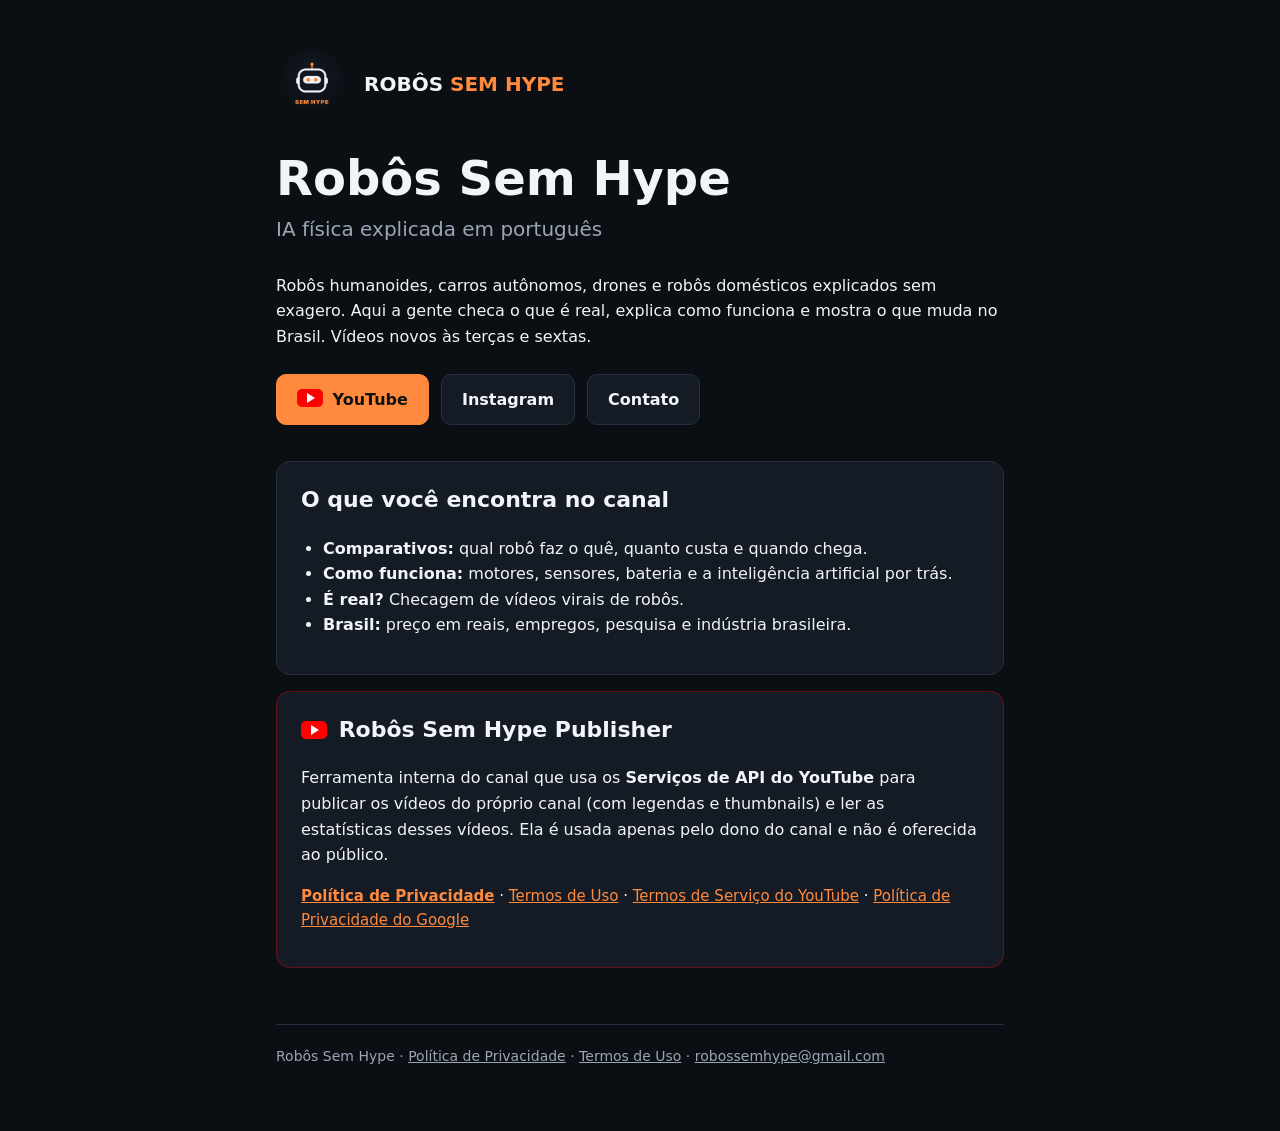
<file: index.html>
<!doctype html>
<html lang="pt-BR">
<head>
  <meta charset="utf-8">
  <meta name="viewport" content="width=device-width, initial-scale=1">
  <title>Robôs Sem Hype</title>
  <meta name="description" content="Robôs humanoides e IA física explicados em português, sem exagero.">
  <link rel="icon" href="logo.png">
  <link rel="stylesheet" href="estilo.css?v=2">
</head>
<body>
  <main class="conteudo">
    <div class="topo">
      <img src="logo.png" alt="Logo do Robôs Sem Hype">
      <a href="./" class="marca">ROBÔS <span>SEM HYPE</span></a>
    </div>

    <h1>Robôs Sem Hype</h1>
    <p class="slogan">IA física explicada em português</p>

    <p>
      Robôs humanoides, carros autônomos, drones e robôs domésticos explicados sem exagero.
      Aqui a gente checa o que é real, explica como funciona e mostra o que muda no Brasil.
      Vídeos novos às terças e sextas.
    </p>

    <div class="botoes">
      <a class="botao principal" href="https://www.youtube.com/@robossemhype"><span class="yt-icone" aria-hidden="true"></span> YouTube</a>
      <a class="botao" href="https://www.instagram.com/robossemhype/">Instagram</a>
      <a class="botao" href="mailto:robossemhype@gmail.com">Contato</a>
    </div>

    <div class="cartao">
      <h2 style="margin-top:0">O que você encontra no canal</h2>
      <ul>
        <li><strong>Comparativos:</strong> qual robô faz o quê, quanto custa e quando chega.</li>
        <li><strong>Como funciona:</strong> motores, sensores, bateria e a inteligência artificial por trás.</li>
        <li><strong>É real?</strong> Checagem de vídeos virais de robôs.</li>
        <li><strong>Brasil:</strong> preço em reais, empregos, pesquisa e indústria brasileira.</li>
      </ul>
    </div>

    <div class="cartao ferramenta">
      <h2 style="margin-top:0"><span class="yt-icone" aria-hidden="true"></span> Robôs Sem Hype Publisher</h2>
      <p>
        Ferramenta interna do canal que usa os <strong>Serviços de API do YouTube</strong> para publicar
        os vídeos do próprio canal (com legendas e thumbnails) e ler as estatísticas desses vídeos.
        Ela é usada apenas pelo dono do canal e não é oferecida ao público.
      </p>
      <p class="links-legais">
        <a href="privacidade.html"><strong>Política de Privacidade</strong></a> ·
        <a href="termos.html">Termos de Uso</a> ·
        <a href="https://www.youtube.com/t/terms">Termos de Serviço do YouTube</a> ·
        <a href="https://policies.google.com/privacy">Política de Privacidade do Google</a>
      </p>
    </div>

    <footer class="rodape">
      Robôs Sem Hype · <a href="privacidade.html">Política de Privacidade</a> ·
      <a href="termos.html">Termos de Uso</a> · <a href="mailto:robossemhype@gmail.com">robossemhype@gmail.com</a>
    </footer>
  </main>
</body>
</html>
</file>
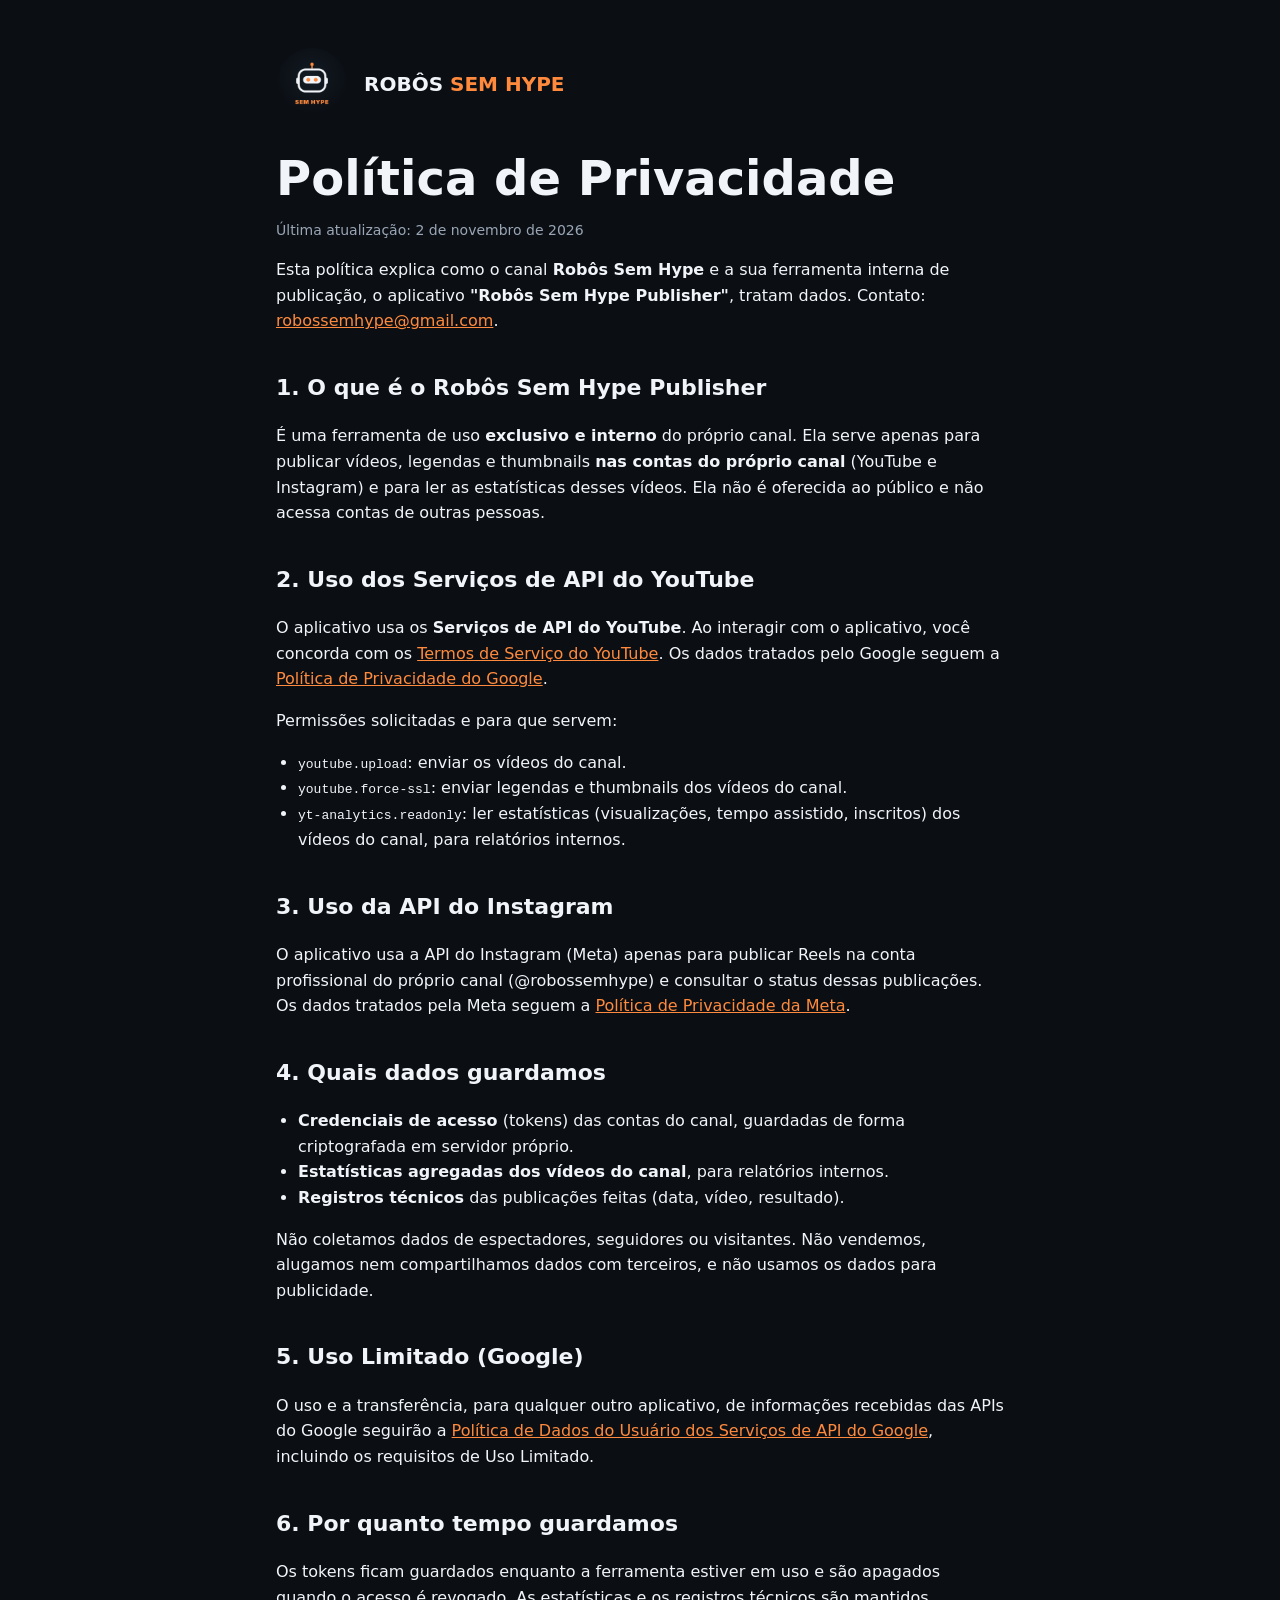
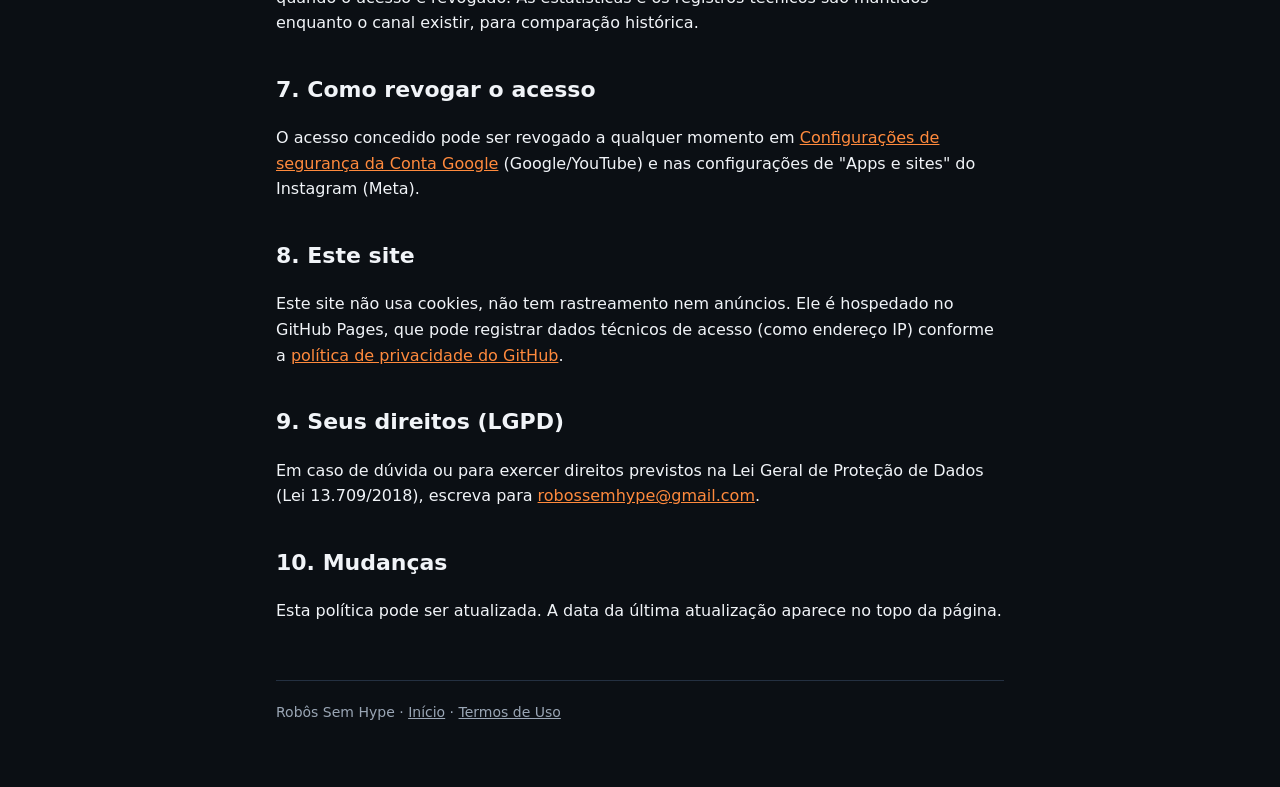
<file: privacidade.html>
<!doctype html>
<html lang="pt-BR">
<head>
  <meta charset="utf-8">
  <meta name="viewport" content="width=device-width, initial-scale=1">
  <title>Política de Privacidade · Robôs Sem Hype</title>
  <link rel="icon" href="logo.png">
  <link rel="stylesheet" href="estilo.css?v=2">
</head>
<body>
  <main class="conteudo">
    <div class="topo">
      <img src="logo.png" alt="Logo do Robôs Sem Hype">
      <a href="./" class="marca">ROBÔS <span>SEM HYPE</span></a>
    </div>

    <h1>Política de Privacidade</h1>
    <p class="atualizado">Última atualização: 2 de novembro de 2026</p>

    <p>
      Esta política explica como o canal <strong>Robôs Sem Hype</strong> e a sua ferramenta interna de
      publicação, o aplicativo <strong>"Robôs Sem Hype Publisher"</strong>, tratam dados.
      Contato: <a href="mailto:robossemhype@gmail.com">robossemhype@gmail.com</a>.
    </p>

    <h2>1. O que é o Robôs Sem Hype Publisher</h2>
    <p>
      É uma ferramenta de uso <strong>exclusivo e interno</strong> do próprio canal. Ela serve apenas para
      publicar vídeos, legendas e thumbnails <strong>nas contas do próprio canal</strong> (YouTube e Instagram)
      e para ler as estatísticas desses vídeos. Ela não é oferecida ao público e não acessa contas de outras pessoas.
    </p>

    <h2>2. Uso dos Serviços de API do YouTube</h2>
    <p>
      O aplicativo usa os <strong>Serviços de API do YouTube</strong>. Ao interagir com o aplicativo, você concorda
      com os <a href="https://www.youtube.com/t/terms">Termos de Serviço do YouTube</a>. Os dados tratados pelo Google
      seguem a <a href="https://policies.google.com/privacy">Política de Privacidade do Google</a>.
    </p>
    <p>Permissões solicitadas e para que servem:</p>
    <ul>
      <li><code>youtube.upload</code>: enviar os vídeos do canal.</li>
      <li><code>youtube.force-ssl</code>: enviar legendas e thumbnails dos vídeos do canal.</li>
      <li><code>yt-analytics.readonly</code>: ler estatísticas (visualizações, tempo assistido, inscritos) dos vídeos do canal, para relatórios internos.</li>
    </ul>

    <h2>3. Uso da API do Instagram</h2>
    <p>
      O aplicativo usa a API do Instagram (Meta) apenas para publicar Reels na conta profissional do próprio canal
      (@robossemhype) e consultar o status dessas publicações. Os dados tratados pela Meta seguem a
      <a href="https://privacycenter.instagram.com/policy">Política de Privacidade da Meta</a>.
    </p>

    <h2>4. Quais dados guardamos</h2>
    <ul>
      <li><strong>Credenciais de acesso</strong> (tokens) das contas do canal, guardadas de forma criptografada em servidor próprio.</li>
      <li><strong>Estatísticas agregadas dos vídeos do canal</strong>, para relatórios internos.</li>
      <li><strong>Registros técnicos</strong> das publicações feitas (data, vídeo, resultado).</li>
    </ul>
    <p>
      Não coletamos dados de espectadores, seguidores ou visitantes. Não vendemos, alugamos nem compartilhamos dados
      com terceiros, e não usamos os dados para publicidade.
    </p>

    <h2>5. Uso Limitado (Google)</h2>
    <p>
      O uso e a transferência, para qualquer outro aplicativo, de informações recebidas das APIs do Google seguirão a
      <a href="https://developers.google.com/terms/api-services-user-data-policy">Política de Dados do Usuário dos Serviços de API do Google</a>,
      incluindo os requisitos de Uso Limitado.
    </p>

    <h2>6. Por quanto tempo guardamos</h2>
    <p>
      Os tokens ficam guardados enquanto a ferramenta estiver em uso e são apagados quando o acesso é revogado.
      As estatísticas e os registros técnicos são mantidos enquanto o canal existir, para comparação histórica.
    </p>

    <h2>7. Como revogar o acesso</h2>
    <p>
      O acesso concedido pode ser revogado a qualquer momento em
      <a href="https://myaccount.google.com/permissions">Configurações de segurança da Conta Google</a>
      (Google/YouTube) e nas configurações de "Apps e sites" do Instagram (Meta).
    </p>

    <h2>8. Este site</h2>
    <p>
      Este site não usa cookies, não tem rastreamento nem anúncios. Ele é hospedado no GitHub Pages, que pode registrar
      dados técnicos de acesso (como endereço IP) conforme a
      <a href="https://docs.github.com/pt/site-policy/privacy-policies/github-general-privacy-statement">política de privacidade do GitHub</a>.
    </p>

    <h2>9. Seus direitos (LGPD)</h2>
    <p>
      Em caso de dúvida ou para exercer direitos previstos na Lei Geral de Proteção de Dados (Lei 13.709/2018),
      escreva para <a href="mailto:robossemhype@gmail.com">robossemhype@gmail.com</a>.
    </p>

    <h2>10. Mudanças</h2>
    <p>Esta política pode ser atualizada. A data da última atualização aparece no topo da página.</p>

    <footer class="rodape">
      Robôs Sem Hype · <a href="./">Início</a> · <a href="termos.html">Termos de Uso</a>
    </footer>
  </main>
</body>
</html>
</file>
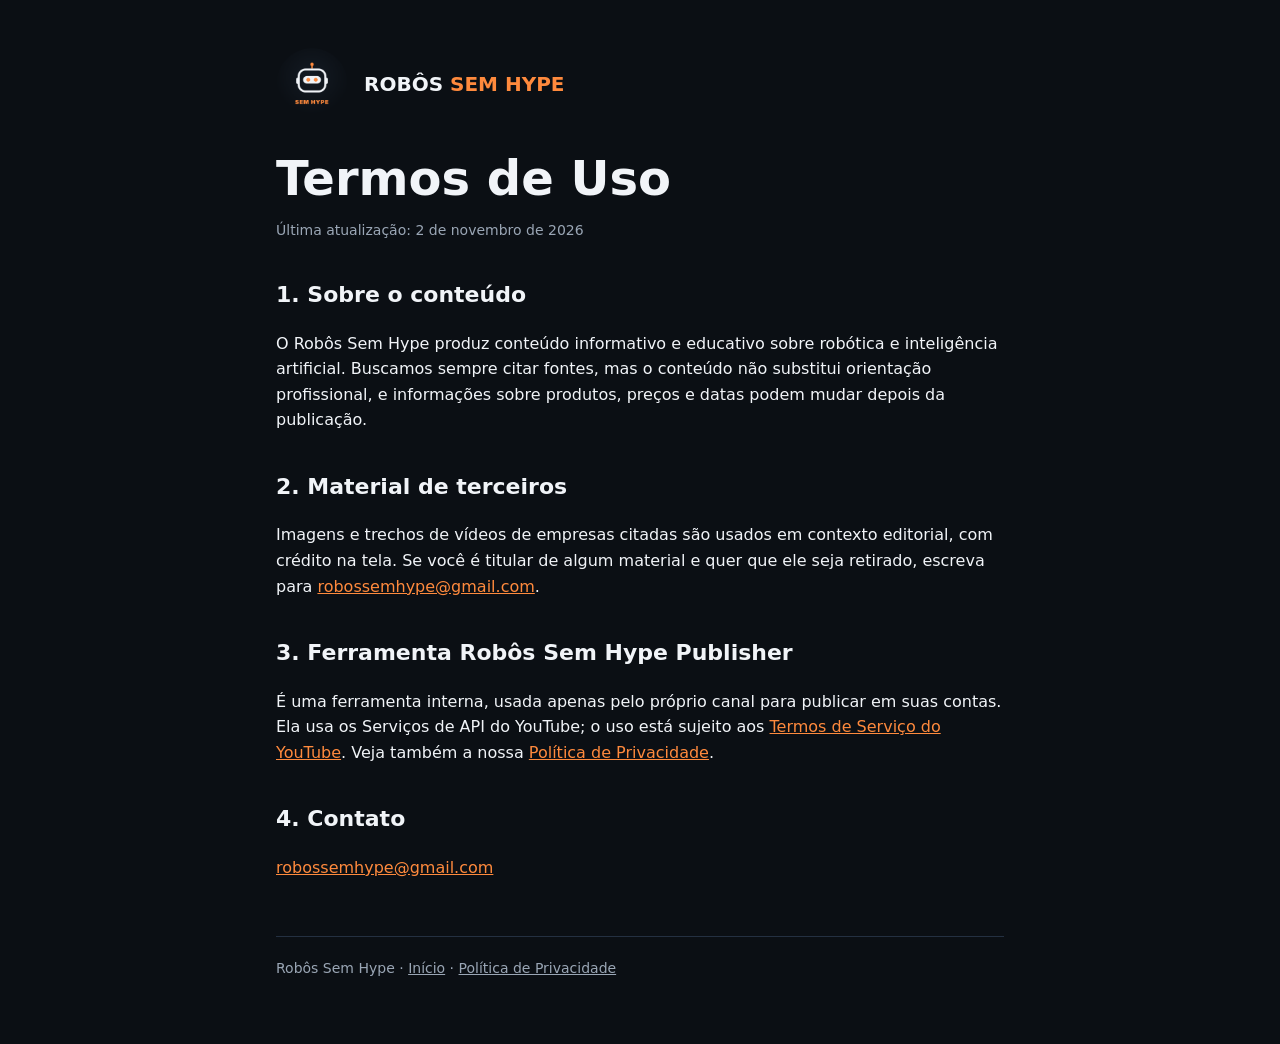
<file: termos.html>
<!doctype html>
<html lang="pt-BR">
<head>
  <meta charset="utf-8">
  <meta name="viewport" content="width=device-width, initial-scale=1">
  <title>Termos de Uso · Robôs Sem Hype</title>
  <link rel="icon" href="logo.png">
  <link rel="stylesheet" href="estilo.css?v=2">
</head>
<body>
  <main class="conteudo">
    <div class="topo">
      <img src="logo.png" alt="Logo do Robôs Sem Hype">
      <a href="./" class="marca">ROBÔS <span>SEM HYPE</span></a>
    </div>

    <h1>Termos de Uso</h1>
    <p class="atualizado">Última atualização: 2 de novembro de 2026</p>

    <h2>1. Sobre o conteúdo</h2>
    <p>
      O Robôs Sem Hype produz conteúdo informativo e educativo sobre robótica e inteligência artificial.
      Buscamos sempre citar fontes, mas o conteúdo não substitui orientação profissional, e informações
      sobre produtos, preços e datas podem mudar depois da publicação.
    </p>

    <h2>2. Material de terceiros</h2>
    <p>
      Imagens e trechos de vídeos de empresas citadas são usados em contexto editorial, com crédito na tela.
      Se você é titular de algum material e quer que ele seja retirado, escreva para
      <a href="mailto:robossemhype@gmail.com">robossemhype@gmail.com</a>.
    </p>

    <h2>3. Ferramenta Robôs Sem Hype Publisher</h2>
    <p>
      É uma ferramenta interna, usada apenas pelo próprio canal para publicar em suas contas.
      Ela usa os Serviços de API do YouTube; o uso está sujeito aos
      <a href="https://www.youtube.com/t/terms">Termos de Serviço do YouTube</a>.
      Veja também a nossa <a href="privacidade.html">Política de Privacidade</a>.
    </p>

    <h2>4. Contato</h2>
    <p><a href="mailto:robossemhype@gmail.com">robossemhype@gmail.com</a></p>

    <footer class="rodape">
      Robôs Sem Hype · <a href="./">Início</a> · <a href="privacidade.html">Política de Privacidade</a>
    </footer>
  </main>
</body>
</html>
</file>
<file: estilo.css>
:root {
  --fundo: #0b0f14;
  --fundo2: #141b24;
  --texto: #f1f4f8;
  --suave: #9aa6b5;
  --destaque: #ff8a3d;
  --borda: #243041;
}
* { box-sizing: border-box; }
body {
  margin: 0;
  background: var(--fundo);
  color: var(--texto);
  font-family: "Inter", system-ui, -apple-system, "Segoe UI", Roboto, sans-serif;
  line-height: 1.6;
}
a { color: var(--destaque); }
.conteudo { max-width: 760px; margin: 0 auto; padding: 48px 16px 64px; }
.topo { display: flex; align-items: center; gap: 16px; margin-bottom: 32px; }
.topo img { width: 72px; height: 72px; border-radius: 50%; }
.topo a { color: var(--texto); text-decoration: none; font-weight: 800; font-size: 20px; }
.marca span { color: var(--destaque); }
h1 { font-size: clamp(32px, 6vw, 48px); line-height: 1.1; margin: 0 0 8px; }
h2 { margin-top: 36px; font-size: 22px; }
.slogan { color: var(--suave); font-size: 20px; margin: 0 0 28px; }
.botoes { display: flex; flex-wrap: wrap; gap: 12px; margin: 24px 0 36px; }
.botao {
  display: inline-block; padding: 12px 20px; border-radius: 10px; font-weight: 700;
  background: var(--fundo2); border: 1px solid var(--borda); color: var(--texto); text-decoration: none;
}
.botao.principal { background: var(--destaque); border-color: var(--destaque); color: #111; }
.cartao { background: var(--fundo2); border: 1px solid var(--borda); border-radius: 14px; padding: 20px 24px; margin: 16px 0; }
ul { padding-left: 22px; }
.rodape { margin-top: 56px; padding-top: 20px; border-top: 1px solid var(--borda); color: var(--suave); font-size: 14px; }
.rodape a { color: var(--suave); }
.atualizado { color: var(--suave); font-size: 14px; }
/* Ícone do YouTube (botão de play), usado para indicar o canal e o uso dos Serviços de API do YouTube */
.yt-icone {
  display: inline-block; width: 26px; height: 18px; border-radius: 5px; background: #ff0000;
  position: relative; vertical-align: -2px; margin-right: 4px;
}
.yt-icone::after {
  content: ""; position: absolute; left: 10px; top: 4px;
  border-style: solid; border-width: 5px 0 5px 8px; border-color: transparent transparent transparent #fff;
}
.ferramenta { border-color: #ff000055; }
.links-legais { font-size: 15px; }
</file>
